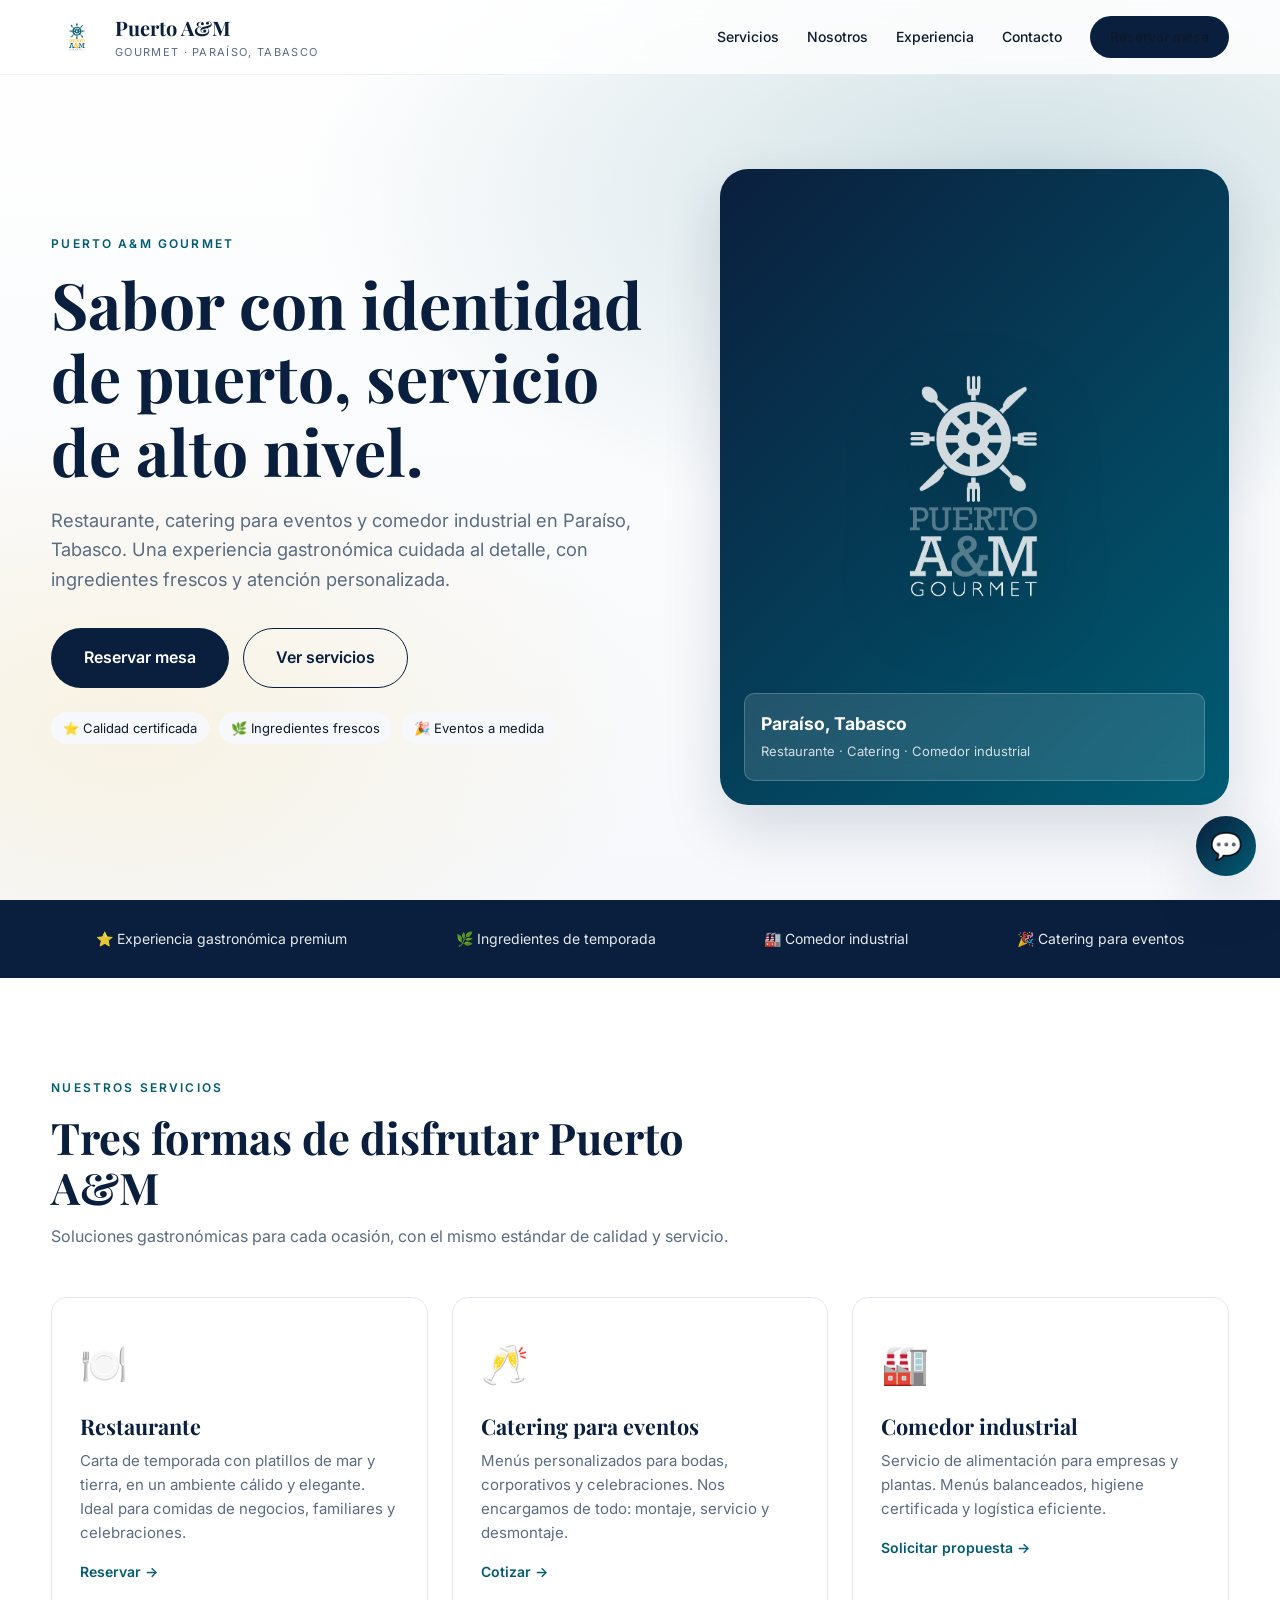
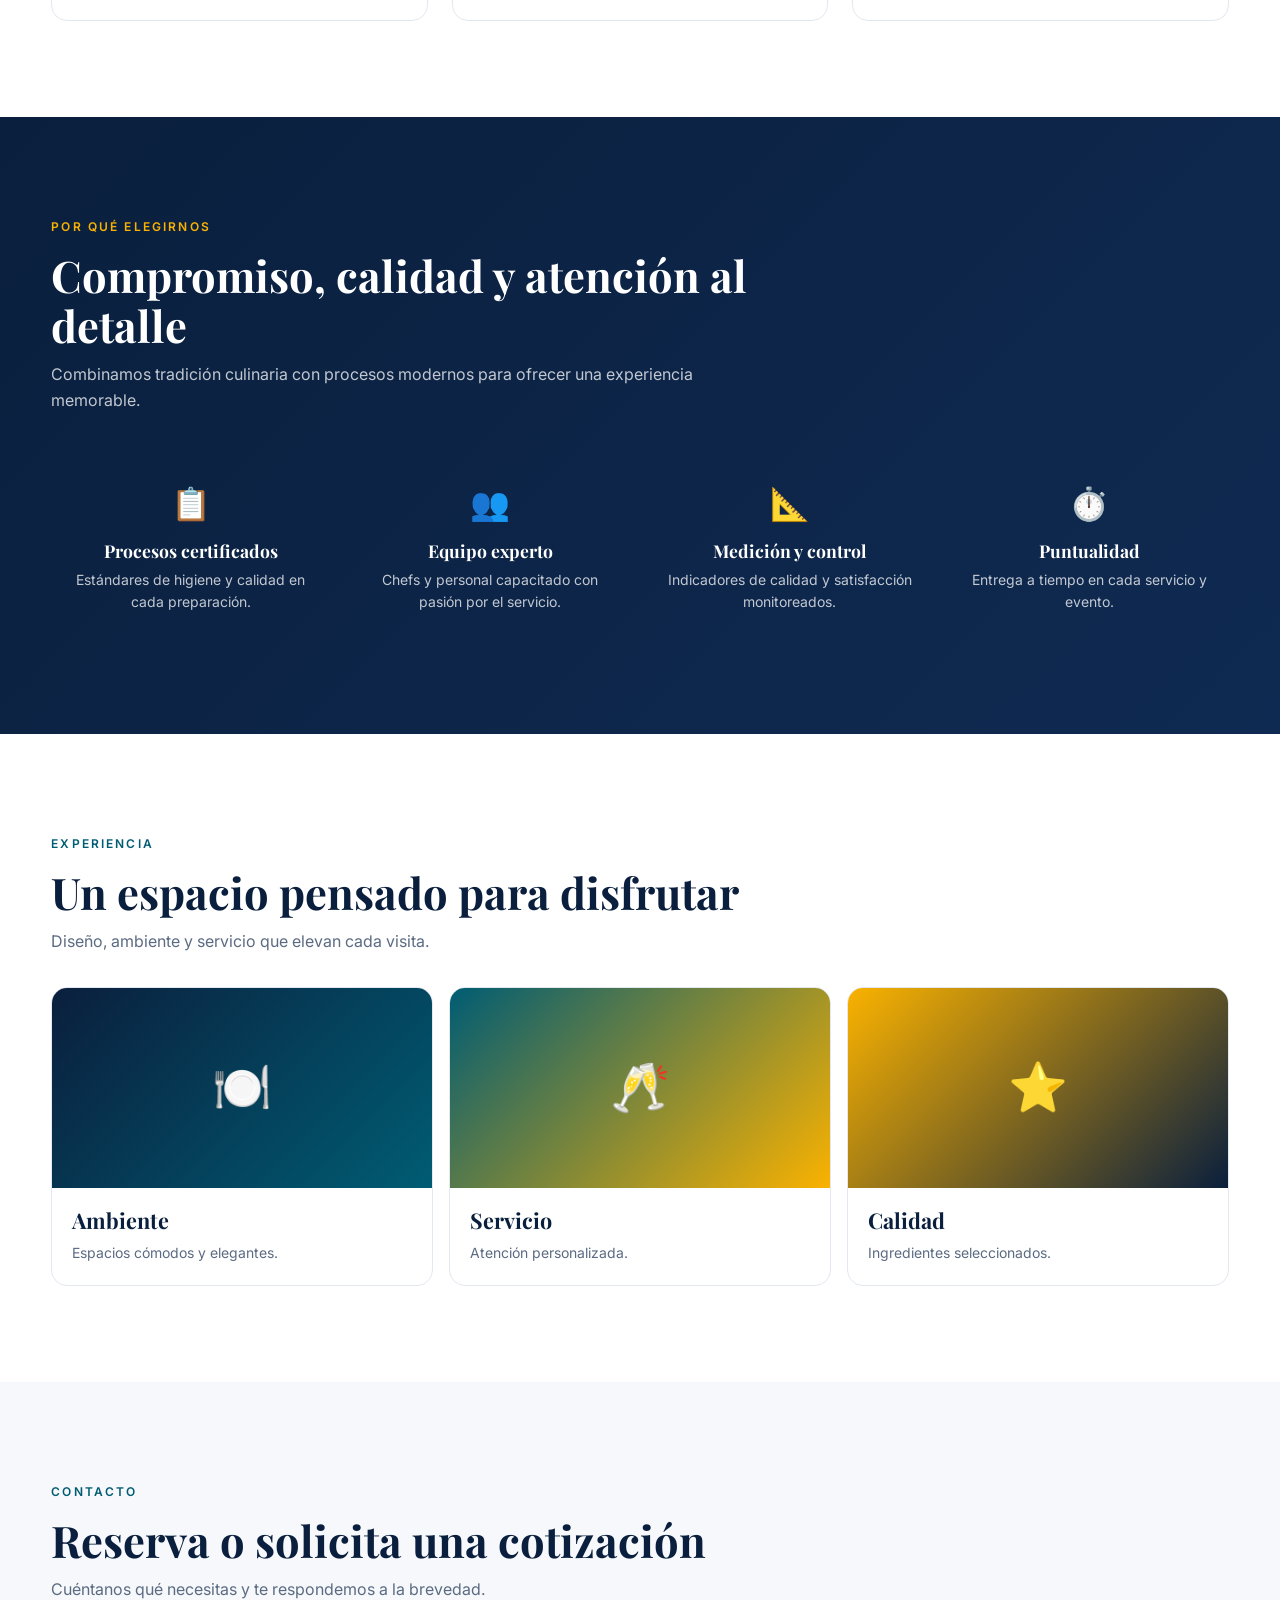
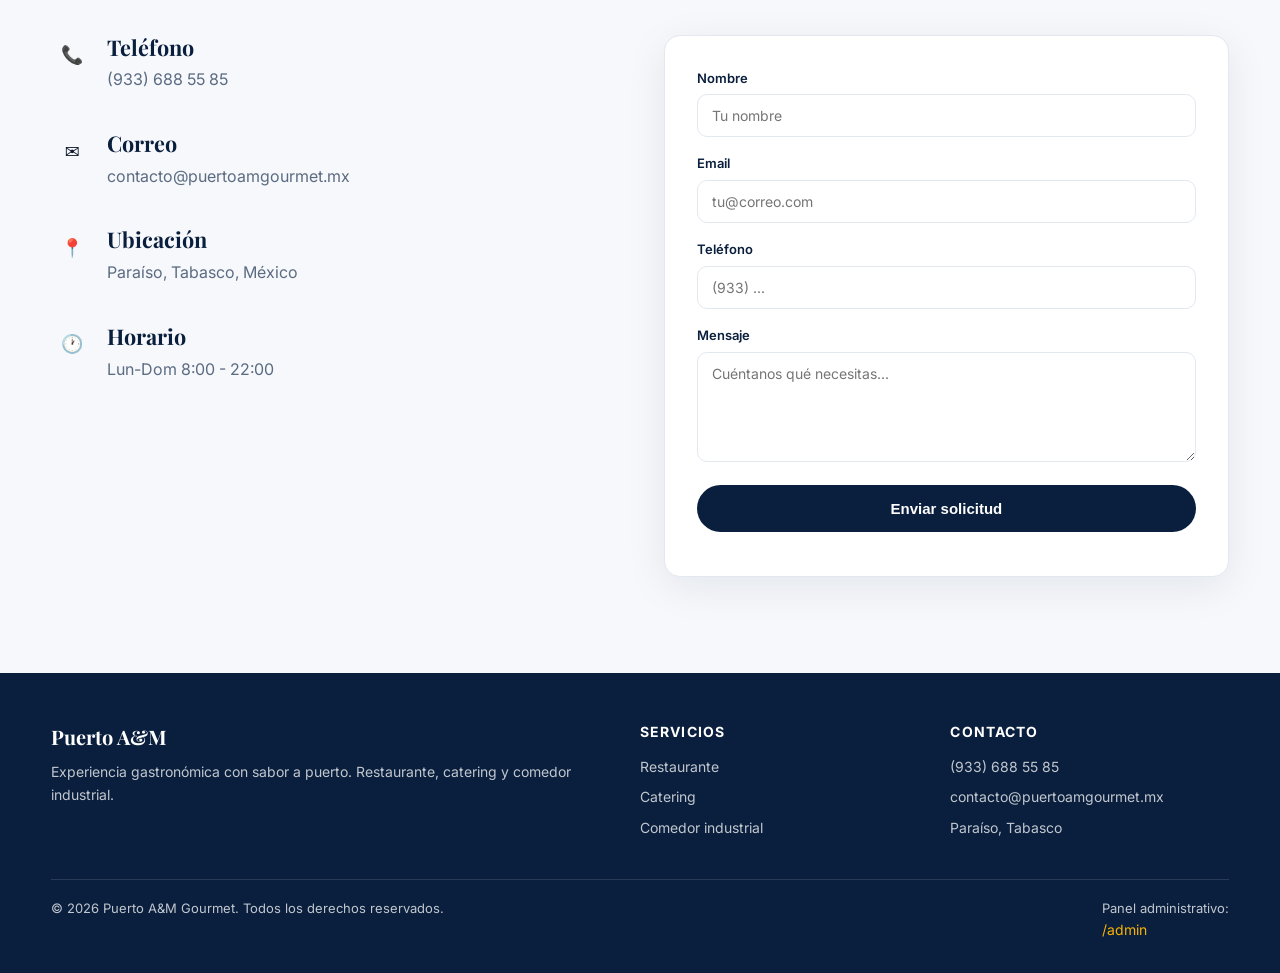
<file: index.html>
<!DOCTYPE html>
<html lang="es">
<head>
  <meta charset="UTF-8">
  <meta name="viewport" content="width=device-width, initial-scale=1.0">
  <title>Puerto A&M Gourmet | Restaurante, Catering y Comedor Industrial</title>
  <meta name="description" content="Puerto A&M Gourmet: restaurante, catering para eventos y comedor industrial en Paraíso, Tabasco. Experiencia gastronómica premium.">
  <link rel="icon" href="assets/favicon.png">
  <link rel="preconnect" href="https://fonts.googleapis.com">
  <link rel="preconnect" href="https://fonts.gstatic.com" crossorigin>
  <link href="https://fonts.googleapis.com/css2?family=Playfair+Display:wght@600;700;800&family=Inter:wght@300;400;500;600;700&display=swap" rel="stylesheet">
  <link rel="stylesheet" href="css/styles.css">
</head>
<body>
  <header class="site-header" id="siteHeader">
    <div class="container nav">
      <a class="brand" href="#top">
        <img src="assets/logo-teal.png" alt="Puerto A&M">
        <div>
          <div class="brand-name">Puerto A&M</div>
          <div class="brand-sub">Gourmet · Paraíso, Tabasco</div>
        </div>
      </a>
      <button class="burger" id="burger" aria-label="Menú">☰</button>
      <nav class="nav-links" id="navLinks">
        <a href="#servicios">Servicios</a>
        <a href="#nosotros">Nosotros</a>
        <a href="#experiencia">Experiencia</a>
        <a href="#contacto">Contacto</a>
        <a class="nav-cta" href="#contacto">Reservar mesa</a>
      </nav>
    </div>
  </header>

  <main id="top">
    <!-- HERO -->
    <section class="hero">
      <div class="container hero-grid">
        <div>
          <span class="eyebrow reveal">Puerto A&M Gourmet</span>
          <h1 class="reveal">Sabor con identidad de puerto, servicio de alto nivel.</h1>
          <p class="lede reveal">Restaurante, catering para eventos y comedor industrial en Paraíso, Tabasco. Una experiencia gastronómica cuidada al detalle, con ingredientes frescos y atención personalizada.</p>
          <div class="hero-actions reveal">
            <a class="btn btn--primary btn--lg" href="#contacto">Reservar mesa</a>
            <a class="btn btn--outline btn--lg" href="#servicios">Ver servicios</a>
          </div>
          <div class="hero-tags reveal" style="margin-top:24px;display:flex;gap:10px;flex-wrap:wrap;">
            <span style="background:var(--bg);padding:6px 12px;border-radius:999px;font-size:13px;">⭐ Calidad certificada</span>
            <span style="background:var(--bg);padding:6px 12px;border-radius:999px;font-size:13px;">🌿 Ingredientes frescos</span>
            <span style="background:var(--bg);padding:6px 12px;border-radius:999px;font-size:13px;">🎉 Eventos a medida</span>
          </div>
        </div>
        <div class="hero-visual floating">
          <img src="assets/logo-white.png" alt="Puerto A&M">
          <div class="hero-badge">
            <strong>Paraíso, Tabasco</strong>
            <span>Restaurante · Catering · Comedor industrial</span>
          </div>
        </div>
      </div>
    </section>

    <!-- STRIP -->
    <div class="strip">
      <div class="container strip-inner">
        <span>⭐ Experiencia gastronómica premium</span>
        <span>🌿 Ingredientes de temporada</span>
        <span>🏭 Comedor industrial</span>
        <span>🎉 Catering para eventos</span>
      </div>
    </div>

    <!-- SERVICIOS -->
    <section class="section" id="servicios">
      <div class="container">
        <div class="section-head reveal">
          <span class="eyebrow">Nuestros servicios</span>
          <h2>Tres formas de disfrutar Puerto A&M</h2>
          <p>Soluciones gastronómicas para cada ocasión, con el mismo estándar de calidad y servicio.</p>
        </div>
        <div class="cards">
          <article class="card reveal">
            <div class="card-icon">🍽️</div>
            <h3>Restaurante</h3>
            <p>Carta de temporada con platillos de mar y tierra, en un ambiente cálido y elegante. Ideal para comidas de negocios, familiares y celebraciones.</p>
            <a class="card-link" href="#contacto">Reservar →</a>
          </article>
          <article class="card reveal">
            <div class="card-icon">🥂</div>
            <h3>Catering para eventos</h3>
            <p>Menús personalizados para bodas, corporativos y celebraciones. Nos encargamos de todo: montaje, servicio y desmontaje.</p>
            <a class="card-link" href="#contacto">Cotizar →</a>
          </article>
          <article class="card reveal">
            <div class="card-icon">🏭</div>
            <h3>Comedor industrial</h3>
            <p>Servicio de alimentación para empresas y plantas. Menús balanceados, higiene certificada y logística eficiente.</p>
            <a class="card-link" href="#contacto">Solicitar propuesta →</a>
          </article>
        </div>
      </div>
    </section>

    <!-- NOSOTROS -->
    <section class="section section--dark" id="nosotros">
      <div class="container">
        <div class="section-head reveal">
          <span class="eyebrow">Por qué elegirnos</span>
          <h2>Compromiso, calidad y atención al detalle</h2>
          <p>Combinamos tradición culinaria con procesos modernos para ofrecer una experiencia memorable.</p>
        </div>
        <div class="values">
          <div class="value reveal"><div class="v-ico">📋</div><h3>Procesos certificados</h3><p>Estándares de higiene y calidad en cada preparación.</p></div>
          <div class="value reveal"><div class="v-ico">👥</div><h3>Equipo experto</h3><p>Chefs y personal capacitado con pasión por el servicio.</p></div>
          <div class="value reveal"><div class="v-ico">📐</div><h3>Medición y control</h3><p>Indicadores de calidad y satisfacción monitoreados.</p></div>
          <div class="value reveal"><div class="v-ico">⏱️</div><h3>Puntualidad</h3><p>Entrega a tiempo en cada servicio y evento.</p></div>
        </div>
      </div>
    </section>

    <!-- EXPERIENCIA -->
    <section class="section" id="experiencia">
      <div class="container">
        <div class="section-head reveal">
          <span class="eyebrow">Experiencia</span>
          <h2>Un espacio pensado para disfrutar</h2>
          <p>Diseño, ambiente y servicio que elevan cada visita.</p>
        </div>
        <div style="display:grid;grid-template-columns:repeat(3,1fr);gap:16px;margin-top:32px;">
          <div class="card reveal" style="padding:0;overflow:hidden;">
            <div style="height:200px;background:linear-gradient(135deg,var(--navy),var(--teal));display:grid;place-items:center;color:#fff;font-size:3rem;">🍽️</div>
            <div style="padding:20px;"><h3>Ambiente</h3><p style="color:var(--muted);font-size:14px;">Espacios cómodos y elegantes.</p></div>
          </div>
          <div class="card reveal" style="padding:0;overflow:hidden;">
            <div style="height:200px;background:linear-gradient(135deg,var(--teal),var(--gold));display:grid;place-items:center;color:#fff;font-size:3rem;">🥂</div>
            <div style="padding:20px;"><h3>Servicio</h3><p style="color:var(--muted);font-size:14px;">Atención personalizada.</p></div>
          </div>
          <div class="card reveal" style="padding:0;overflow:hidden;">
            <div style="height:200px;background:linear-gradient(135deg,var(--gold),var(--navy));display:grid;place-items:center;color:#fff;font-size:3rem;">⭐</div>
            <div style="padding:20px;"><h3>Calidad</h3><p style="color:var(--muted);font-size:14px;">Ingredientes seleccionados.</p></div>
          </div>
        </div>
      </div>
    </section>

    <!-- CONTACTO -->
    <section class="section section--soft" id="contacto">
      <div class="container">
        <div class="section-head reveal">
          <span class="eyebrow">Contacto</span>
          <h2>Reserva o solicita una cotización</h2>
          <p>Cuéntanos qué necesitas y te respondemos a la brevedad.</p>
        </div>
        <div class="contact-grid" style="margin-top:32px;">
          <div class="contact-info reveal">
            <div class="contact-item">
              <div class="ico">📞</div>
              <div><h3>Teléfono</h3><p>(933) 688 55 85</p></div>
            </div>
            <div class="contact-item">
              <div class="ico">✉️</div>
              <div><h3>Correo</h3><p>contacto@puertoamgourmet.mx</p></div>
            </div>
            <div class="contact-item">
              <div class="ico">📍</div>
              <div><h3>Ubicación</h3><p>Paraíso, Tabasco, México</p></div>
            </div>
            <div class="contact-item">
              <div class="ico">🕐</div>
              <div><h3>Horario</h3><p>Lun-Dom 8:00 - 22:00</p></div>
            </div>
          </div>
          <form class="form reveal" id="contactForm">
            <div class="field"><label>Nombre</label><input name="name" required placeholder="Tu nombre"></div>
            <div class="field"><label>Email</label><input name="email" type="email" placeholder="tu@correo.com"></div>
            <div class="field"><label>Teléfono</label><input name="phone" placeholder="(933) ..."></div>
            <div class="field"><label>Mensaje</label><textarea name="message" placeholder="Cuéntanos qué necesitas..."></textarea></div>
            <button class="btn btn--primary" type="submit" style="width:100%;justify-content:center;">Enviar solicitud</button>
            <p id="formMsg" style="margin-top:12px;font-size:13px;color:var(--muted);"></p>
          </form>
        </div>
      </div>
    </section>
  </main>

  <footer class="footer">
    <div class="container">
      <div class="footer-grid">
        <div>
          <div class="brand-name" style="color:#fff;margin-bottom:8px;">Puerto A&M</div>
          <p style="font-size:14px;">Experiencia gastronómica con sabor a puerto. Restaurante, catering y comedor industrial.</p>
        </div>
        <div>
          <h4>Servicios</h4>
          <a href="#servicios">Restaurante</a>
          <a href="#servicios">Catering</a>
          <a href="#servicios">Comedor industrial</a>
        </div>
        <div>
          <h4>Contacto</h4>
          <a href="tel:+529336885585">(933) 688 55 85</a>
          <a href="mailto:contacto@puertoamgourmet.mx">contacto@puertoamgourmet.mx</a>
          <a href="#contacto">Paraíso, Tabasco</a>
        </div>
      </div>
      <div class="footer-bottom">
        <span>© 2026 Puerto A&M Gourmet. Todos los derechos reservados.</span>
        <span>Panel administrativo: <a href="/admin" style="color:var(--gold);">/admin</a></span>
      </div>
    </div>
  </footer>

  <!-- Chat widget -->
  <button class="chat-fab" id="chatFab" aria-label="Abrir chat">💬</button>
  <div class="chat-panel" id="chatPanel">
    <div class="chat-head">
      <div><strong>Asistente Puerto A&M</strong><br><small>Atención al cliente</small></div>
      <button class="chat-close" id="chatClose">×</button>
    </div>
    <div class="chat-body" id="chatBody"></div>
    <div class="chat-foot">
      <input id="chatInput" placeholder="Escribe tu mensaje..." autocomplete="off">
      <button id="chatSend">Enviar</button>
    </div>
  </div>

  <script src="js/app.js"></script>
</body>
</html>
</file>
<file: css/styles.css>
:root {
  --navy: #0A1F3D;
  --navy-2: #0F2A52;
  --teal: #005C73;
  --gold: #FAB200;
  --white: #FFFFFF;
  --bg: #F6F8FB;
  --card: #FFFFFF;
  --muted: #5B6B82;
  --text: #0E1A2B;
  --border: #E3E8F0;
  --shadow: 0 10px 40px rgba(10,31,61,0.08);
  --shadow-lg: 0 24px 60px rgba(10,31,61,0.14);
  --radius: 16px;
  --radius-sm: 10px;
  --ease: cubic-bezier(.2,.7,.2,1);
  --font-display: 'Playfair Display', Georgia, serif;
  --font-body: 'Inter', system-ui, -apple-system, sans-serif;
}
* { box-sizing: border-box; margin: 0; padding: 0; }
html { scroll-behavior: smooth; }
body {
  font-family: var(--font-body);
  color: var(--text);
  background: var(--white);
  line-height: 1.6;
  -webkit-font-smoothing: antialiased;
  overflow-x: hidden;
}
img { max-width: 100%; display: block; }
a { color: inherit; text-decoration: none; }
.container { width: min(1180px, 92vw); margin: 0 auto; }
.section { padding: 96px 0; position: relative; }
.section--dark { background: linear-gradient(135deg, var(--navy) 0%, var(--navy-2) 100%); color: var(--white); }
.section--soft { background: var(--bg); }
.eyebrow {
  display: inline-block;
  font-size: 12px;
  letter-spacing: .18em;
  text-transform: uppercase;
  color: var(--teal);
  font-weight: 600;
  margin-bottom: 14px;
}
.section--dark .eyebrow { color: var(--gold); }
h1, h2, h3 { font-family: var(--font-display); line-height: 1.15; }
h1 { font-size: clamp(2.4rem, 5vw, 4.2rem); }
h2 { font-size: clamp(1.9rem, 3.4vw, 3rem); }
h3 { font-size: 1.35rem; }
.lede { font-size: 1.15rem; color: var(--muted); max-width: 640px; margin-top: 18px; }
.section--dark .lede { color: rgba(255,255,255,.78); }

/* Header */
.site-header {
  position: fixed; top: 0; left: 0; right: 0; z-index: 50;
  backdrop-filter: blur(14px);
  background: rgba(255,255,255,0.78);
  border-bottom: 1px solid rgba(10,31,61,0.06);
  transition: background .3s var(--ease), box-shadow .3s var(--ease);
}
.site-header.scrolled { background: rgba(255,255,255,0.95); box-shadow: 0 8px 30px rgba(10,31,61,.06); }
.nav {
  display: flex; align-items: center; justify-content: space-between;
  height: 74px;
}
.brand { display: flex; align-items: center; gap: 12px; }
.brand img { height: 40px; width: auto; }
.brand-name { font-family: var(--font-display); font-size: 1.25rem; color: var(--navy); font-weight: 700; }
.brand-sub { font-size: 11px; color: var(--muted); letter-spacing: .12em; text-transform: uppercase; }
.nav-links { display: flex; gap: 28px; align-items: center; }
.nav-links a { font-size: 14px; font-weight: 500; color: var(--text); position: relative; }
.nav-links a::after {
  content: ''; position: absolute; left: 0; bottom: -6px; width: 0; height: 2px;
  background: var(--teal); transition: width .3s var(--ease);
}
.nav-links a:hover::after { width: 100%; }
.nav-cta {
  background: var(--navy); color: var(--white); padding: 10px 20px; border-radius: 999px;
  font-size: 14px; font-weight: 600; transition: transform .2s var(--ease), background .2s;
}
.nav-cta:hover { background: var(--teal); transform: translateY(-1px); }
.burger { display: none; background: none; border: none; font-size: 24px; cursor: pointer; color: var(--navy); }

/* Hero */
.hero {
  min-height: 100vh;
  padding-top: 74px;
  display: flex; align-items: center;
  background:
    radial-gradient(1200px 600px at 80% 20%, rgba(0,92,115,.18), transparent 60%),
    radial-gradient(900px 500px at 10% 80%, rgba(250,178,0,.10), transparent 60%),
    linear-gradient(180deg, #FFFFFF 0%, #F6F8FB 100%);
  position: relative; overflow: hidden;
}
.hero-grid { display: grid; grid-template-columns: 1.1fr .9fr; gap: 48px; align-items: center; padding: 60px 0; }
.hero h1 { color: var(--navy); }
.hero .lede { color: var(--muted); }
.hero-actions { display: flex; gap: 14px; margin-top: 34px; flex-wrap: wrap; }
.btn {
  display: inline-flex; align-items: center; gap: 8px;
  padding: 14px 26px; border-radius: 999px; font-weight: 600; font-size: 15px;
  border: 1px solid transparent; cursor: pointer; transition: all .25s var(--ease);
}
.btn--primary { background: var(--navy); color: var(--white); }
.btn--primary:hover { background: var(--teal); transform: translateY(-2px); box-shadow: var(--shadow); }
.btn--outline { background: transparent; color: var(--navy); border-color: var(--navy); }
.btn--outline:hover { background: var(--navy); color: var(--white); }
.btn--gold { background: var(--gold); color: var(--navy); }
.btn--ghost { background: transparent; color: var(--navy); border-color: var(--border); }
.btn--sm { padding: 8px 16px; font-size: 13px; }
.btn--lg { padding: 16px 32px; font-size: 16px; }
.hero-visual {
  position: relative; aspect-ratio: 4/5; border-radius: 28px; overflow: hidden;
  background: linear-gradient(135deg, var(--navy) 0%, var(--teal) 100%);
  box-shadow: var(--shadow-lg);
}
.hero-visual img { width: 100%; height: 100%; object-fit: contain; padding: 40px; filter: drop-shadow(0 20px 40px rgba(0,0,0,.3)); }
.hero-badge {
  position: absolute; bottom: 24px; left: 24px; right: 24px;
  background: rgba(255,255,255,.12); backdrop-filter: blur(10px);
  border: 1px solid rgba(255,255,255,.2); border-radius: var(--radius-sm);
  padding: 16px; color: var(--white);
}
.hero-badge strong { display: block; font-size: 1.1rem; }
.hero-badge span { font-size: 13px; opacity: .8; }
.floating { animation: float 6s ease-in-out infinite; }
@keyframes float { 0%,100% { transform: translateY(0); } 50% { transform: translateY(-12px); } }

/* Stats strip */
.strip { background: var(--navy); color: var(--white); padding: 28px 0; }
.strip-inner { display: flex; justify-content: space-around; gap: 20px; flex-wrap: wrap; }
.strip span { font-size: 14px; opacity: .9; }

/* Cards */
.cards { display: grid; grid-template-columns: repeat(3, 1fr); gap: 24px; margin-top: 48px; }
.card {
  background: var(--card); border: 1px solid var(--border); border-radius: var(--radius);
  padding: 36px 28px; transition: transform .3s var(--ease), box-shadow .3s var(--ease);
  position: relative; overflow: hidden;
}
.card:hover { transform: translateY(-6px); box-shadow: var(--shadow-lg); }
.card-icon { font-size: 2.4rem; margin-bottom: 18px; }
.card h3 { color: var(--navy); margin-bottom: 10px; }
.card p { color: var(--muted); font-size: 15px; }
.card-link { display: inline-block; margin-top: 16px; color: var(--teal); font-weight: 600; font-size: 14px; }
.section--dark .card { background: rgba(255,255,255,.06); border-color: rgba(255,255,255,.12); color: var(--white); }
.section--dark .card h3 { color: var(--white); }
.section--dark .card p { color: rgba(255,255,255,.75); }

/* Values */
.values { display: grid; grid-template-columns: repeat(4, 1fr); gap: 20px; margin-top: 40px; }
.value { text-align: center; padding: 24px 12px; }
.value .v-ico { font-size: 2rem; margin-bottom: 12px; }
.value h3 { font-size: 1.1rem; color: var(--white); margin-bottom: 8px; }
.value p { font-size: 14px; color: rgba(255,255,255,.75); }

/* Section head */
.section-head { max-width: 720px; margin-bottom: 12px; }
.section-head h2 { color: var(--navy); margin-bottom: 12px; }
.section--dark .section-head h2 { color: var(--white); }
.section-head p { color: var(--muted); }
.section--dark .section-head p { color: rgba(255,255,255,.75); }

/* Contact */
.contact-grid { display: grid; grid-template-columns: 1fr 1fr; gap: 48px; }
.contact-info h3 { color: var(--navy); margin-bottom: 8px; }
.contact-info p { color: var(--muted); margin-bottom: 20px; }
.contact-item { display: flex; gap: 14px; align-items: flex-start; margin-bottom: 18px; }
.contact-item .ico { width: 42px; height: 42px; border-radius: 12px; background: var(--bg); display: grid; place-items: center; font-size: 18px; flex-shrink: 0; }
.form { background: var(--card); border: 1px solid var(--border); border-radius: var(--radius); padding: 32px; box-shadow: var(--shadow); }
.form .field { margin-bottom: 16px; }
.form label { display: block; font-size: 13px; font-weight: 600; color: var(--navy); margin-bottom: 6px; }
.form input, .form textarea, .form select {
  width: 100%; padding: 12px 14px; border: 1px solid var(--border); border-radius: var(--radius-sm);
  font-family: inherit; font-size: 14px; background: var(--white); transition: border-color .2s;
}
.form input:focus, .form textarea:focus { outline: none; border-color: var(--teal); }
.form textarea { min-height: 110px; resize: vertical; }

/* Footer */
.footer { background: var(--navy); color: rgba(255,255,255,.75); padding: 48px 0 24px; }
.footer-grid { display: grid; grid-template-columns: 2fr 1fr 1fr; gap: 32px; margin-bottom: 32px; }
.footer h4 { color: var(--white); margin-bottom: 12px; font-family: var(--font-body); font-size: 14px; letter-spacing: .08em; text-transform: uppercase; }
.footer a { display: block; margin-bottom: 8px; font-size: 14px; }
.footer a:hover { color: var(--gold); }
.footer-bottom { border-top: 1px solid rgba(255,255,255,.12); padding-top: 18px; font-size: 13px; display: flex; justify-content: space-between; flex-wrap: wrap; gap: 8px; }

/* Reveal animations */
.reveal { opacity: 0; transform: translateY(24px); transition: opacity .7s var(--ease), transform .7s var(--ease); }
.reveal.visible { opacity: 1; transform: none; }

/* Chat widget */
.chat-fab {
  position: fixed; bottom: 24px; right: 24px; z-index: 60;
  width: 60px; height: 60px; border-radius: 50%;
  background: linear-gradient(135deg, var(--navy), var(--teal));
  color: var(--white); border: none; cursor: pointer; font-size: 26px;
  box-shadow: var(--shadow-lg); transition: transform .2s var(--ease);
  display: grid; place-items: center;
}
.chat-fab:hover { transform: scale(1.08); }
.chat-panel {
  position: fixed; bottom: 96px; right: 24px; z-index: 60;
  width: min(380px, 92vw); height: 520px; max-height: 70vh;
  background: var(--white); border-radius: 20px; box-shadow: var(--shadow-lg);
  border: 1px solid var(--border); display: none; flex-direction: column; overflow: hidden;
  animation: slideUp .3s var(--ease);
}
.chat-panel.open { display: flex; }
@keyframes slideUp { from { opacity:0; transform: translateY(20px);} to {opacity:1;transform:none;} }
.chat-head { background: linear-gradient(135deg, var(--navy), var(--teal)); color: var(--white); padding: 16px 18px; display: flex; justify-content: space-between; align-items: center; }
.chat-head strong { font-size: 15px; }
.chat-head small { opacity: .8; font-size: 12px; }
.chat-close { background: none; border: none; color: var(--white); font-size: 20px; cursor: pointer; }
.chat-body { flex: 1; overflow-y: auto; padding: 16px; background: var(--bg); }
.chat-msg { margin-bottom: 12px; display: flex; }
.chat-msg.user { justify-content: flex-end; }
.chat-bubble {
  max-width: 82%; padding: 10px 14px; border-radius: 14px; font-size: 14px; line-height: 1.45;
  white-space: pre-wrap; word-break: break-word;
}
.chat-msg.user .chat-bubble { background: var(--navy); color: var(--white); border-bottom-right-radius: 4px; }
.chat-msg.bot .chat-bubble { background: var(--white); color: var(--text); border: 1px solid var(--border); border-bottom-left-radius: 4px; }
.chat-typing { display: inline-flex; gap: 4px; }
.chat-typing span { width: 6px; height: 6px; border-radius: 50%; background: var(--muted); animation: blink 1.2s infinite; }
.chat-typing span:nth-child(2) { animation-delay: .2s; }
.chat-typing span:nth-child(3) { animation-delay: .4s; }
@keyframes blink { 0%,80%,100% { opacity: .3; } 40% { opacity: 1; } }
.chat-foot { padding: 12px; border-top: 1px solid var(--border); background: var(--white); display: flex; gap: 8px; }
.chat-foot input { flex: 1; border: 1px solid var(--border); border-radius: 999px; padding: 10px 14px; font-size: 14px; }
.chat-foot input:focus { outline: none; border-color: var(--teal); }
.chat-foot button { background: var(--navy); color: var(--white); border: none; border-radius: 999px; padding: 10px 16px; cursor: pointer; font-weight: 600; }

/* Admin */
.admin-body { background: var(--bg); min-height: 100vh; }
.login-wrap { min-height: 100vh; display: grid; place-items: center; padding: 24px; }
.login-card { width: min(420px, 92vw); background: var(--white); border-radius: 20px; padding: 40px; box-shadow: var(--shadow-lg); border: 1px solid var(--border); }
.login-card h1 { color: var(--navy); font-size: 1.8rem; margin-bottom: 6px; }
.login-card p { color: var(--muted); margin-bottom: 24px; }
.login-card .btn { width: 100%; justify-content: center; }
.admin-shell { display: grid; grid-template-columns: 240px 1fr; min-height: 100vh; }
.admin-sidebar { background: var(--navy); color: var(--white); padding: 24px 18px; position: sticky; top: 0; height: 100vh; overflow-y: auto; }
.admin-sidebar .brand-name { color: var(--white); }
.admin-sidebar .brand-sub { color: rgba(255,255,255,.6); }
.admin-nav { margin-top: 32px; display: flex; flex-direction: column; gap: 6px; }
.admin-nav button {
  background: none; border: none; color: rgba(255,255,255,.8); text-align: left;
  padding: 10px 12px; border-radius: 10px; cursor: pointer; font-size: 14px; font-weight: 500;
  display: flex; align-items: center; gap: 10px;
}
.admin-nav button:hover, .admin-nav button.active { background: rgba(255,255,255,.1); color: var(--white); }
.admin-main { padding: 28px; }
.admin-topbar { display: flex; justify-content: space-between; align-items: center; margin-bottom: 24px; }
.admin-topbar h1 { font-size: 1.6rem; color: var(--navy); }
.kpi-grid { display: grid; grid-template-columns: repeat(4, 1fr); gap: 16px; margin-bottom: 24px; }
.kpi {
  background: var(--white); border: 1px solid var(--border); border-radius: var(--radius);
  padding: 20px; box-shadow: var(--shadow);
}
.kpi .label { font-size: 12px; color: var(--muted); text-transform: uppercase; letter-spacing: .08em; }
.kpi .value { font-size: 1.6rem; font-weight: 700; color: var(--navy); margin-top: 6px; font-family: var(--font-display); }
.kpi .delta { font-size: 12px; margin-top: 4px; color: var(--teal); }
.charts-grid { display: grid; grid-template-columns: 2fr 1fr; gap: 16px; margin-bottom: 24px; }
.chart-card { background: var(--white); border: 1px solid var(--border); border-radius: var(--radius); padding: 20px; box-shadow: var(--shadow); }
.chart-card h3 { font-size: 1rem; color: var(--navy); margin-bottom: 4px; }
.chart-card .sub { font-size: 12px; color: var(--muted); margin-bottom: 12px; }
.chart-wrap { position: relative; height: 280px; }
.chatgpt {
  background: var(--white); border: 1px solid var(--border); border-radius: var(--radius);
  box-shadow: var(--shadow); display: flex; flex-direction: column; height: 460px; overflow: hidden;
}
.chatgpt-head { padding: 16px 20px; border-bottom: 1px solid var(--border); display: flex; justify-content: space-between; align-items: center; }
.chatgpt-head h3 { font-size: 1rem; }
.chatgpt-body { flex: 1; overflow-y: auto; padding: 20px; background: var(--bg); }
.chatgpt-foot { padding: 12px; border-top: 1px solid var(--border); display: flex; gap: 8px; background: var(--white); }
.chatgpt-foot input { flex: 1; border: 1px solid var(--border); border-radius: 12px; padding: 12px 14px; font-size: 14px; }
.chatgpt-foot button { background: var(--navy); color: var(--white); border: none; border-radius: 12px; padding: 12px 20px; cursor: pointer; font-weight: 600; }
.table-card { background: var(--white); border: 1px solid var(--border); border-radius: var(--radius); padding: 20px; box-shadow: var(--shadow); overflow: auto; }
.table-card table { width: 100%; border-collapse: collapse; font-size: 13px; }
.table-card th, .table-card td { padding: 10px 12px; text-align: left; border-bottom: 1px solid var(--border); }
.table-card th { color: var(--muted); font-weight: 600; text-transform: uppercase; font-size: 11px; letter-spacing: .06em; }
.badge { display: inline-block; padding: 4px 10px; border-radius: 999px; font-size: 11px; font-weight: 600; }
.badge--ok { background: #E6F4EA; color: #1E7A3A; }
.badge--warn { background: #FFF4E0; color: #8A5A00; }
.badge--err { background: #FDECEA; color: #A61B1B; }
.integrations { display: grid; grid-template-columns: repeat(2, 1fr); gap: 12px; }
.int-item { background: var(--bg); border: 1px solid var(--border); border-radius: 12px; padding: 14px; display: flex; justify-content: space-between; align-items: center; }
.hidden { display: none !important; }

@media (max-width: 900px) {
  .hero-grid { grid-template-columns: 1fr; }
  .cards { grid-template-columns: 1fr; }
  .values { grid-template-columns: repeat(2, 1fr); }
  .contact-grid { grid-template-columns: 1fr; }
  .footer-grid { grid-template-columns: 1fr; }
  .charts-grid { grid-template-columns: 1fr; }
  .kpi-grid { grid-template-columns: repeat(2, 1fr); }
  .admin-shell { grid-template-columns: 1fr; }
  .admin-sidebar { position: static; height: auto; }
  .nav-links { display: none; }
  .burger { display: block; }
  .nav-links.open { display: flex; flex-direction: column; position: absolute; top: 74px; left: 0; right: 0; background: var(--white); padding: 20px; box-shadow: var(--shadow); }
}
</file>
